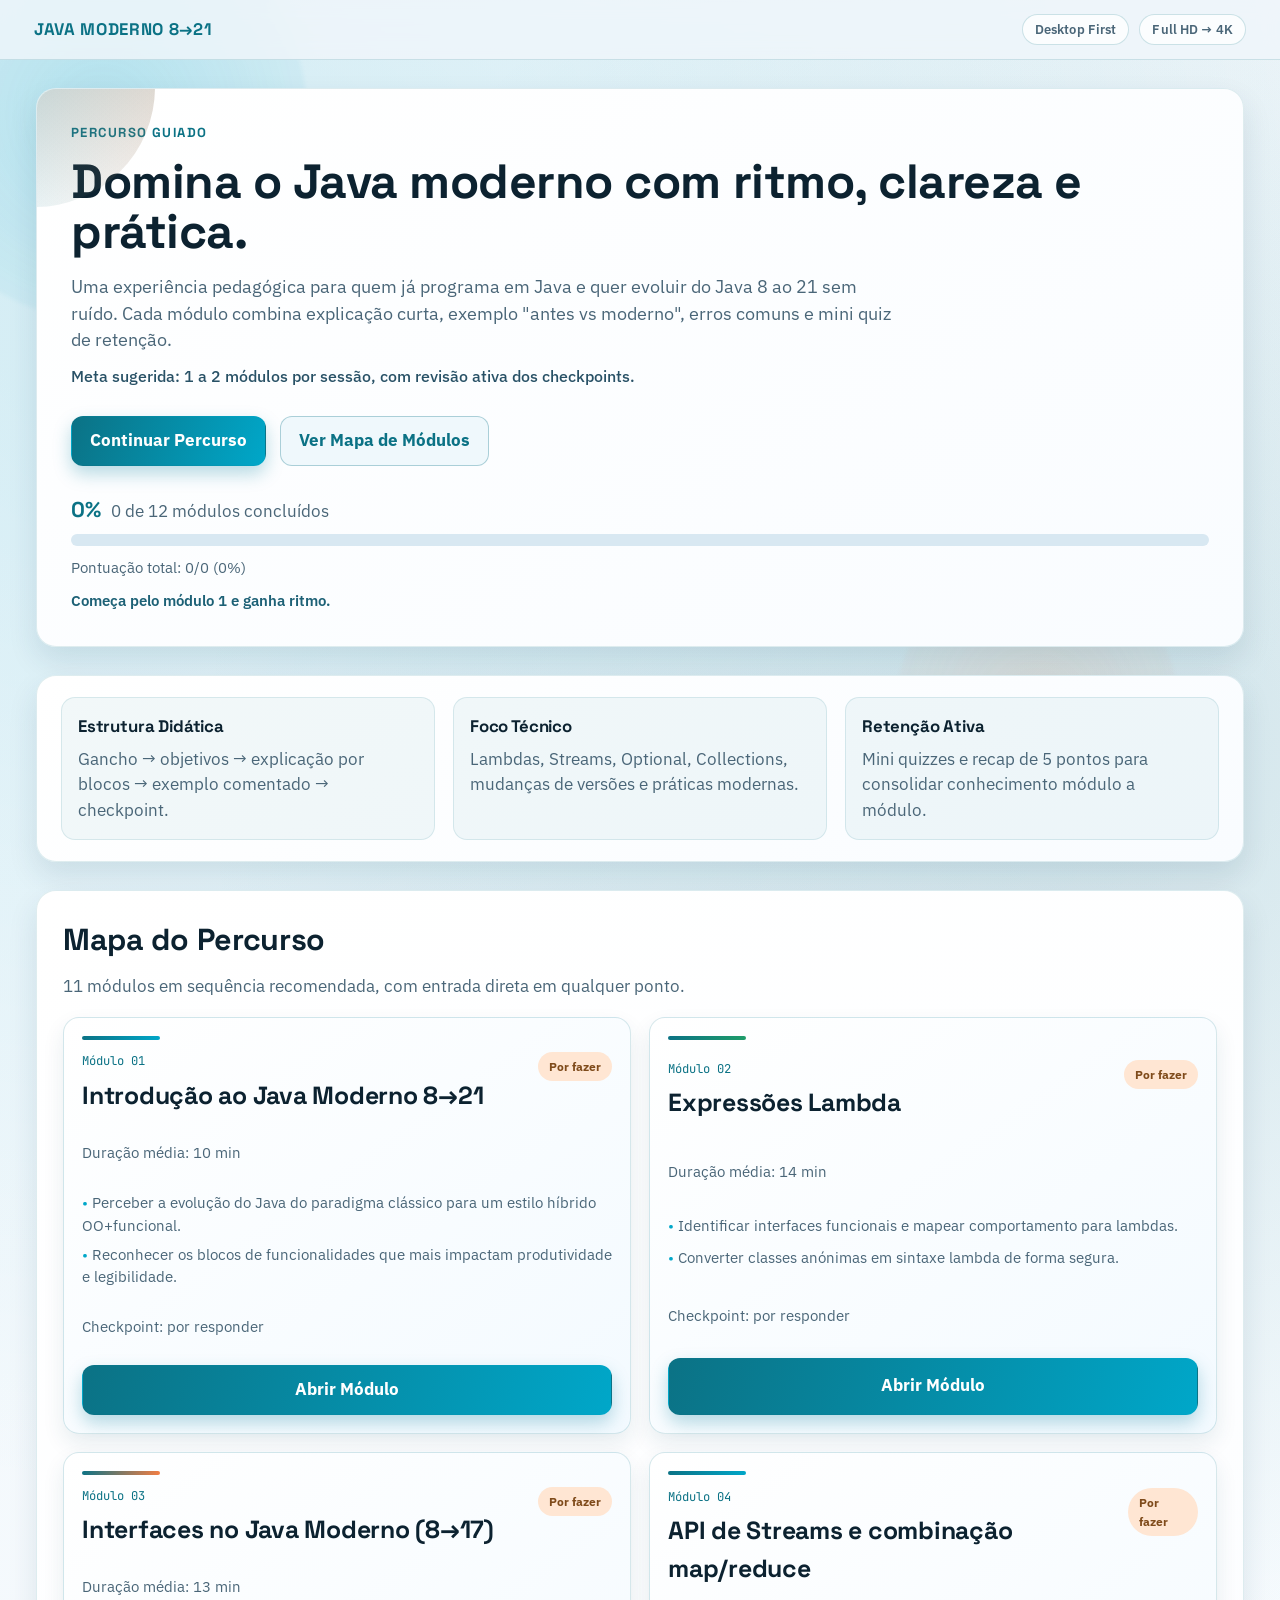
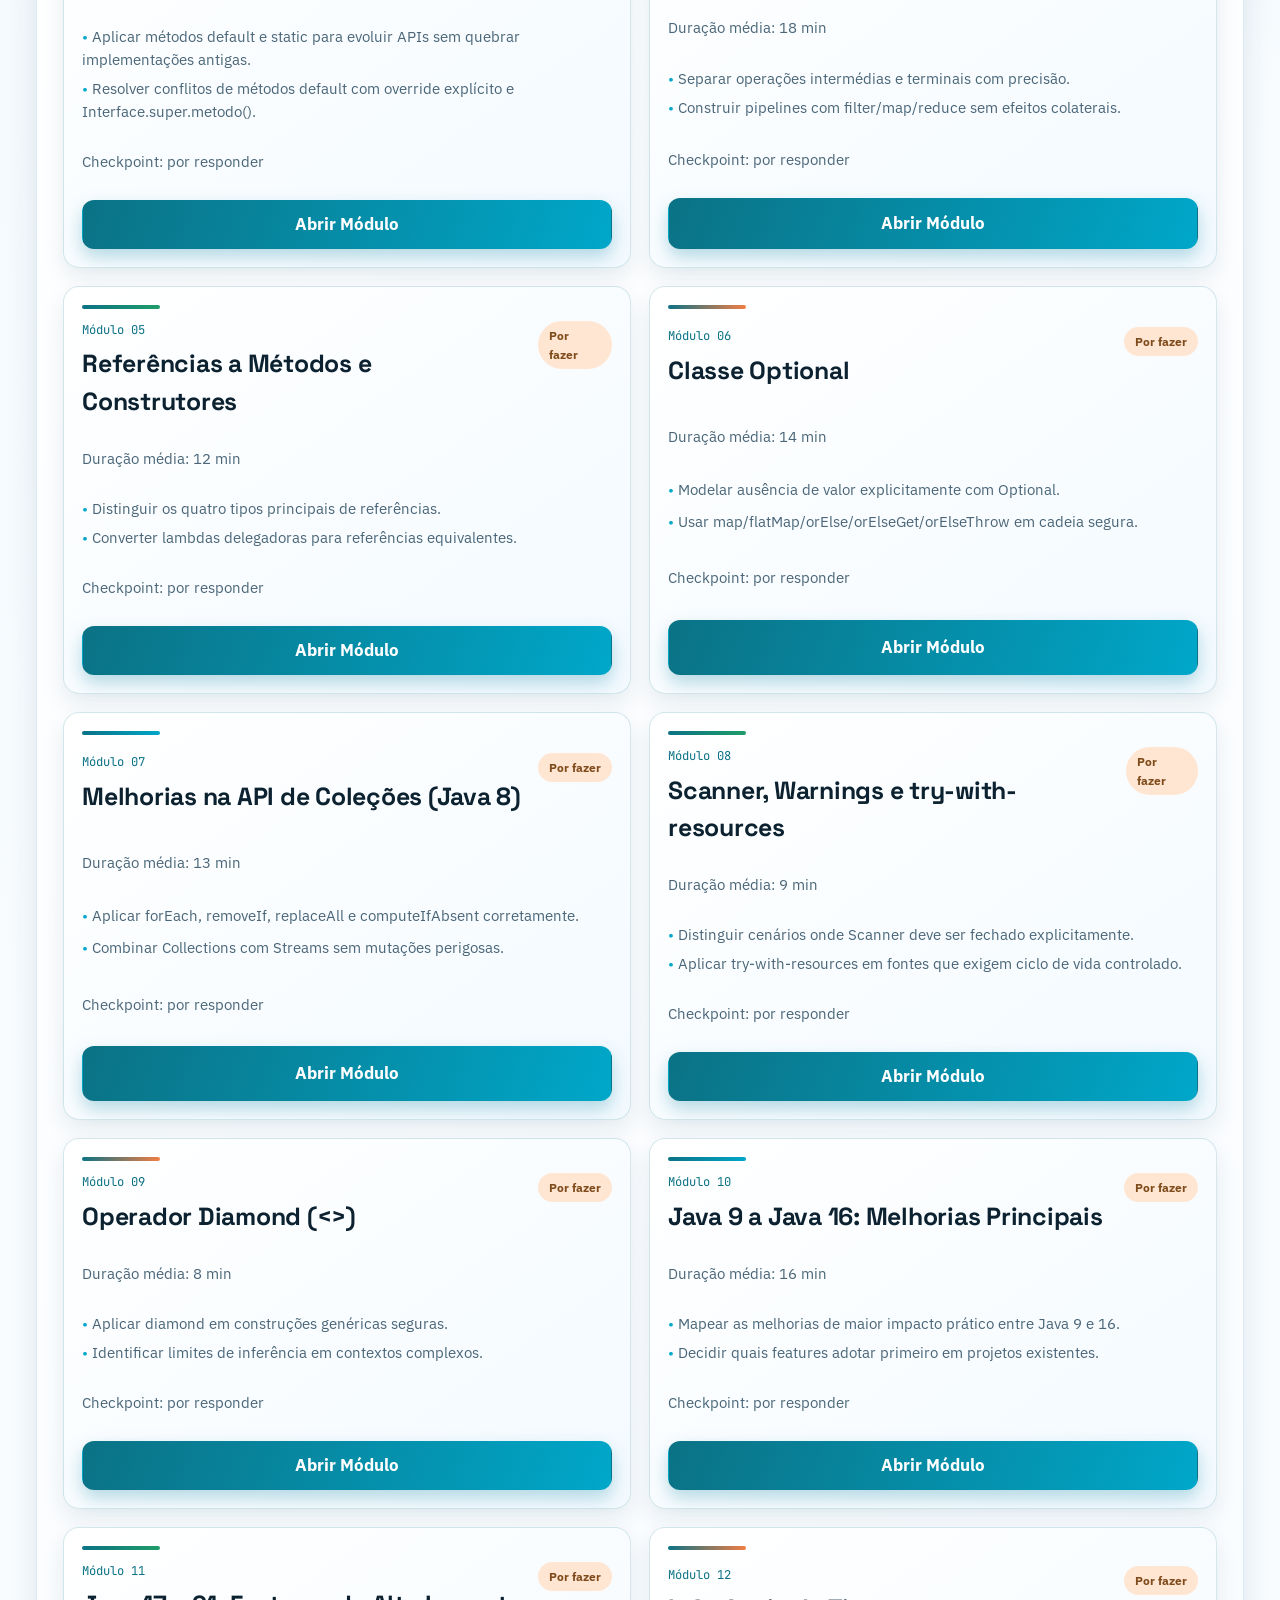
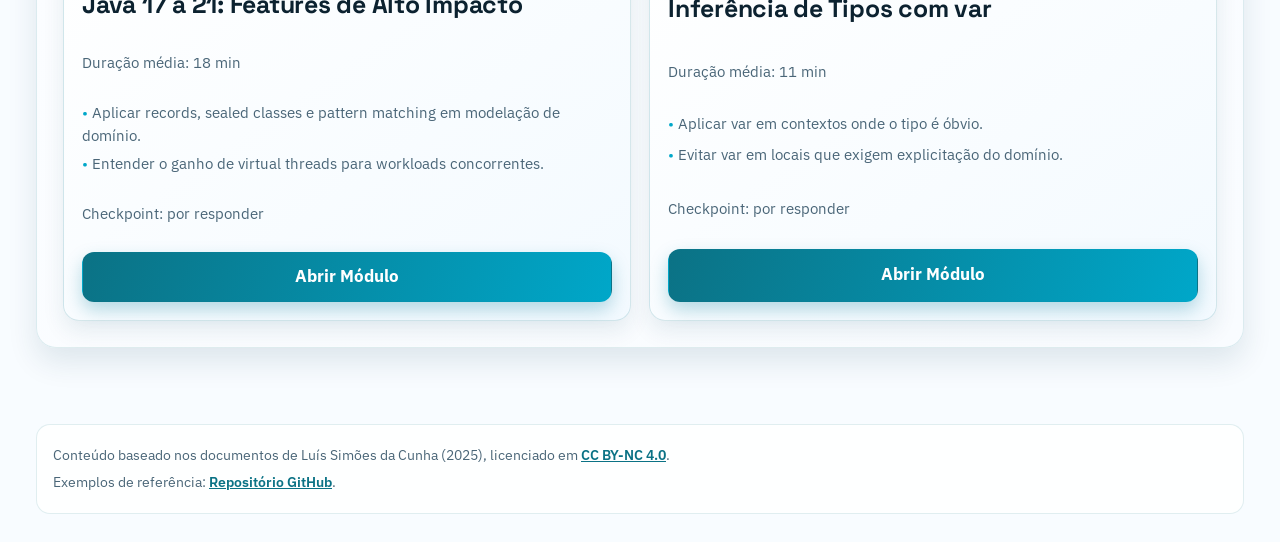
<file: index.html>
<!doctype html>
<html lang="pt-PT">
<head>
  <meta charset="utf-8">
  <meta name="viewport" content="width=device-width, initial-scale=1">
  <title>Java Moderno 8→21 | Percurso Desktop</title>
  <meta name="description" content="Percurso guiado e motivador para dominar Java moderno do 8 ao 21, com exemplos, checkpoints e progresso.">
  <link rel="preconnect" href="https://fonts.googleapis.com">
  <link rel="preconnect" href="https://fonts.gstatic.com" crossorigin>
  <link href="https://fonts.googleapis.com/css2?family=IBM+Plex+Sans:wght@400;500;600;700&family=JetBrains+Mono:wght@400;600&family=Space+Grotesk:wght@500;600;700&display=swap" rel="stylesheet">
  <link rel="stylesheet" href="assets/css/styles.css">
</head>
<body class="home-page">
  <a class="skip-link" href="#main-content">Saltar para o conteúdo</a>
  <div class="bg-shape bg-shape-a" aria-hidden="true"></div>
  <div class="bg-shape bg-shape-b" aria-hidden="true"></div>

  <header class="site-topbar">
    <div class="topbar-inner">
      <p class="brand">Java Moderno 8→21</p>
      <div class="topbar-meta">
        <span class="chip">Desktop First</span>
        <span class="chip">Full HD → 4K</span>
      </div>
    </div>
  </header>

  <main id="main-content" class="home-main">
    <section class="hero-panel" data-reveal>
      <p class="eyebrow">Percurso Guiado</p>
      <h1>Domina o Java moderno com ritmo, clareza e prática.</h1>
      <p class="hero-copy">
        Uma experiência pedagógica para quem já programa em Java e quer evoluir do Java 8 ao 21 sem ruído.
        Cada módulo combina explicação curta, exemplo "antes vs moderno", erros comuns e mini quiz de retenção.
      </p>
      <p class="hero-subcopy">Meta sugerida: 1 a 2 módulos por sessão, com revisão ativa dos checkpoints.</p>
      <div class="hero-cta-row">
        <a id="btn-start" class="btn btn-primary" href="modulos/01-introducao.html">Começar Percurso</a>
        <a class="btn btn-secondary" href="#modulos">Ver Mapa de Módulos</a>
      </div>
      <div class="hero-progress">
        <div class="hero-progress-meta">
          <strong id="global-progress-label">0%</strong>
          <span id="global-progress-text">0 de 11 módulos concluídos</span>
        </div>
        <div
          class="progress-track"
          role="progressbar"
          aria-label="Progresso total do curso"
          aria-valuemin="0"
          aria-valuemax="100"
          aria-valuenow="0"
        >
          <span id="global-progress-bar" class="progress-fill"></span>
        </div>
        <p id="global-score-text" class="hero-score">Pontuação total: 0/0 (0%)</p>
        <p id="global-motivation-text" class="hero-motivation">Começa pelo módulo 1 e ganha ritmo.</p>
      </div>
    </section>

    <section class="strip-panel" data-reveal>
      <article class="strip-item">
        <h2>Estrutura Didática</h2>
        <p>Gancho → objetivos → explicação por blocos → exemplo comentado → checkpoint.</p>
      </article>
      <article class="strip-item">
        <h2>Foco Técnico</h2>
        <p>Lambdas, Streams, Optional, Collections, mudanças de versões e práticas modernas.</p>
      </article>
      <article class="strip-item">
        <h2>Retenção Ativa</h2>
        <p>Mini quizzes e recap de 5 pontos para consolidar conhecimento módulo a módulo.</p>
      </article>
    </section>

    <section id="modulos" class="modules-panel" data-reveal>
      <div class="modules-head">
        <h2>Mapa do Percurso</h2>
        <p>11 módulos em sequência recomendada, com entrada direta em qualquer ponto.</p>
      </div>
      <div id="modules-grid" class="modules-grid" aria-live="polite"></div>
    </section>
  </main>

  <footer class="site-footer">
    <div class="footer-inner">
      <p>
        Conteúdo baseado nos documentos de Luís Simões da Cunha (2025), licenciado em
        <a href="https://creativecommons.org/licenses/by-nc/4.0/" target="_blank" rel="noopener noreferrer">CC BY-NC 4.0</a>.
      </p>
      <p>
        Exemplos de referência:
        <a href="https://github.com/luiscunhacsc/java-features-from-v8-to-now" target="_blank" rel="noopener noreferrer">Repositório GitHub</a>.
      </p>
    </div>
  </footer>

  <script src="assets/js/modules-data.js"></script>
  <script src="assets/js/storage.js"></script>
  <script src="assets/js/common.js"></script>
  <script src="assets/js/index.js"></script>
</body>
</html>
</file>
<file: assets/css/styles.css>
:root {
  --bg: #f0f6fa;
  --bg-soft: #e7f2f7;
  --surface: #ffffff;
  --surface-strong: #f9fcff;
  --ink: #0c2230;
  --ink-soft: #4a6678;
  --line: #c9dde8;
  --ciano: #00a7c9;
  --petroleo: #0b7285;
  --laranja: #f47e43;
  --ok: #1f9d69;
  --warn: #bf6b16;
  --danger: #ba4332;
  --shadow-lg: 0 26px 48px rgba(8, 57, 81, 0.14);
  --shadow-md: 0 14px 30px rgba(8, 57, 81, 0.11);
  --radius-lg: 20px;
  --radius-md: 14px;
  --max-home: 1900px;
  --max-module: 2000px;
  --content-measure: 1240px;
  --text-base: 17px;
  --text-lg: 1.12rem;
  --text-sm: 0.95rem;
  --title-xl: clamp(2.4rem, 2vw + 1.4rem, 4rem);
  --title-lg: clamp(1.4rem, 1vw + 1.1rem, 2.15rem);
  --title-md: clamp(1.2rem, 0.7vw + 1rem, 1.55rem);
  --gap-home: 28px;
  --gap-module: 26px;
  --hero-measure: 76ch;
  --hero-sub-measure: 64ch;
  --home-columns: 3;
}

*,
*::before,
*::after {
  box-sizing: border-box;
}

html {
  scroll-behavior: smooth;
}

body {
  margin: 0;
  min-height: 100vh;
  background:
    radial-gradient(circle at 12% 8%, rgba(0, 167, 201, 0.13), transparent 33%),
    radial-gradient(circle at 88% 20%, rgba(11, 114, 133, 0.15), transparent 29%),
    linear-gradient(145deg, var(--bg), #f8fcff 58%);
  color: var(--ink);
  font-family: "IBM Plex Sans", "Segoe UI", Arial, sans-serif;
  font-size: var(--text-base);
  line-height: 1.5;
}

a {
  color: inherit;
}

.skip-link {
  position: fixed;
  left: 18px;
  top: -46px;
  z-index: 120;
  border-radius: 8px;
  padding: 8px 12px;
  background: #052b39;
  color: #ffffff;
  font-weight: 700;
  text-decoration: none;
  transition: top 0.16s ease;
}

.skip-link:focus-visible {
  top: 14px;
  outline: 3px solid rgba(0, 167, 201, 0.45);
  outline-offset: 2px;
}

.bg-shape {
  position: fixed;
  pointer-events: none;
  border-radius: 999px;
  filter: blur(2px);
  opacity: 0.55;
  z-index: -1;
}

.bg-shape-a {
  width: 32vw;
  height: 32vw;
  top: -7vw;
  left: -8vw;
  background: radial-gradient(circle, rgba(0, 167, 201, 0.32), rgba(0, 167, 201, 0));
}

.bg-shape-b {
  width: 22vw;
  height: 22vw;
  right: 8vw;
  bottom: 6vh;
  background: radial-gradient(circle, rgba(244, 126, 67, 0.22), rgba(244, 126, 67, 0));
}

.bg-shape-c {
  width: 26vw;
  height: 26vw;
  top: 38vh;
  right: -9vw;
  background: radial-gradient(circle, rgba(11, 114, 133, 0.24), rgba(11, 114, 133, 0));
}

.site-topbar {
  position: sticky;
  top: 0;
  z-index: 20;
  backdrop-filter: blur(10px);
  background: rgba(240, 246, 250, 0.82);
  border-bottom: 1px solid rgba(11, 114, 133, 0.16);
}

.topbar-inner {
  max-width: var(--max-home);
  margin: 0 auto;
  padding: 14px 34px;
  display: flex;
  align-items: center;
  justify-content: space-between;
  gap: 14px;
}

.brand {
  margin: 0;
  font-family: "Space Grotesk", "IBM Plex Sans", sans-serif;
  font-size: 1.05rem;
  letter-spacing: 0.04em;
  font-weight: 700;
  color: var(--petroleo);
  text-transform: uppercase;
}

.brand-link {
  text-decoration: none;
}

.topbar-meta {
  display: inline-flex;
  align-items: center;
  gap: 10px;
}

.chip {
  display: inline-flex;
  align-items: center;
  justify-content: center;
  border: 1px solid rgba(11, 114, 133, 0.2);
  border-radius: 999px;
  padding: 5px 12px;
  font-size: 0.8rem;
  color: var(--ink-soft);
  background: rgba(255, 255, 255, 0.72);
  font-weight: 600;
  letter-spacing: 0.01em;
}

.chip-strong {
  color: #ffffff;
  border-color: transparent;
  background: linear-gradient(110deg, var(--petroleo), var(--ciano));
}

.home-main {
  max-width: var(--max-home);
  margin: 0 auto;
  padding: 28px 36px 50px;
  display: grid;
  gap: var(--gap-home);
}

.hero-panel,
.strip-panel,
.interfaces-panel,
.modules-panel,
.content-card {
  background: linear-gradient(150deg, var(--surface), var(--surface-strong));
  border: 1px solid rgba(11, 114, 133, 0.13);
  border-radius: var(--radius-lg);
  box-shadow: var(--shadow-md);
}

.hero-panel {
  padding: 34px;
  position: relative;
  overflow: clip;
}

.hero-panel::before {
  content: "";
  position: absolute;
  inset: -2px auto auto -2px;
  width: 120px;
  height: 120px;
  background:
    linear-gradient(145deg, rgba(11, 114, 133, 0.22), rgba(11, 114, 133, 0)),
    linear-gradient(220deg, rgba(244, 126, 67, 0.18), rgba(244, 126, 67, 0));
  border-radius: 0 0 100% 0;
  pointer-events: none;
}

.eyebrow {
  margin: 0;
  font-family: "Space Grotesk", sans-serif;
  font-size: 0.82rem;
  letter-spacing: 0.11em;
  text-transform: uppercase;
  color: var(--petroleo);
  font-weight: 700;
}

h1,
h2,
h3,
h4 {
  font-family: "Space Grotesk", "IBM Plex Sans", sans-serif;
  letter-spacing: -0.01em;
  margin-top: 0;
}

h1 {
  font-size: var(--title-xl);
  line-height: 1.05;
  margin: 14px 0 16px;
}

h2 {
  font-size: var(--title-lg);
  margin-bottom: 11px;
}

h3 {
  font-size: var(--title-md);
  margin-bottom: 7px;
}

.hero-copy {
  margin: 0;
  color: var(--ink-soft);
  max-width: var(--hero-measure);
  font-size: var(--text-lg);
}

.hero-subcopy {
  margin: 10px 0 0;
  color: #285166;
  max-width: var(--hero-sub-measure);
  font-size: 1rem;
  font-weight: 500;
}

.hero-cta-row {
  margin-top: 28px;
  display: flex;
  align-items: center;
  gap: 14px;
}

.btn {
  display: inline-flex;
  align-items: center;
  justify-content: center;
  border-radius: 12px;
  padding: 11px 18px;
  font-weight: 700;
  text-decoration: none;
  cursor: pointer;
  border: 1px solid transparent;
  transition: transform 0.16s ease, box-shadow 0.16s ease, background-color 0.16s ease;
}

.btn:hover {
  transform: translateY(-1px);
}

.btn:focus-visible {
  outline: 3px solid rgba(0, 167, 201, 0.35);
  outline-offset: 2px;
}

.btn-primary {
  color: #ffffff;
  background: linear-gradient(110deg, var(--petroleo), var(--ciano));
  box-shadow: 0 8px 18px rgba(0, 127, 153, 0.28);
}

.btn-secondary {
  color: var(--petroleo);
  border-color: rgba(11, 114, 133, 0.3);
  background: #eff8fc;
}

.hero-progress {
  margin-top: 28px;
  display: grid;
  gap: 8px;
}

.hero-score {
  margin: 2px 0 0;
  color: var(--ink-soft);
  font-size: var(--text-sm);
}

.hero-motivation {
  margin: 2px 0 0;
  color: #1d6176;
  font-size: var(--text-sm);
  font-weight: 600;
}

.hero-progress-meta {
  display: flex;
  align-items: baseline;
  gap: 10px;
}

.hero-progress-meta strong {
  font-family: "Space Grotesk", sans-serif;
  font-size: 1.34rem;
  color: var(--petroleo);
}

.hero-progress-meta span {
  color: var(--ink-soft);
}

.progress-track {
  width: 100%;
  height: 12px;
  border-radius: 999px;
  background: #d8e8f2;
  overflow: hidden;
}

.progress-fill {
  display: block;
  height: 100%;
  width: 0;
  border-radius: 999px;
  background: linear-gradient(110deg, var(--laranja), var(--ciano));
  transition: width 0.45s ease;
}

.strip-panel {
  padding: 21px 24px;
  display: grid;
  grid-template-columns: repeat(3, minmax(0, 1fr));
  gap: 18px;
}

.strip-item {
  background: rgba(11, 114, 133, 0.05);
  border: 1px solid rgba(11, 114, 133, 0.12);
  border-radius: 14px;
  padding: 16px;
}

.strip-item h2 {
  font-size: 1.05rem;
  margin-bottom: 8px;
}

.strip-item p {
  margin: 0;
  color: var(--ink-soft);
}

.interfaces-panel {
  padding: 26px;
  display: grid;
  gap: 18px;
}

.interfaces-head p {
  margin: 0;
  color: var(--ink-soft);
  max-width: var(--hero-measure);
}

.interfaces-grid {
  display: grid;
  grid-template-columns: repeat(2, minmax(0, 1fr));
  gap: 14px;
}

.interfaces-item {
  border-radius: 14px;
  border: 1px solid rgba(11, 114, 133, 0.16);
  background: linear-gradient(145deg, #ffffff, #f2fbff);
  padding: 15px;
}

.interfaces-item h3 {
  margin-bottom: 8px;
}

.interfaces-item p {
  margin: 0;
  color: var(--ink-soft);
}

.interfaces-item code,
.interfaces-example code {
  font-family: "JetBrains Mono", monospace;
}

.interfaces-examples {
  display: grid;
  grid-template-columns: repeat(2, minmax(0, 1fr));
  gap: 14px;
}

.interfaces-example {
  border-radius: 14px;
  border: 1px solid rgba(11, 114, 133, 0.16);
  background: #fcfeff;
  padding: 15px;
}

.interfaces-example h3 {
  margin-bottom: 7px;
}

.interfaces-example p {
  margin: 0;
  color: var(--ink-soft);
}

.interfaces-code {
  margin: 10px 0 0;
  padding: 12px;
  border-radius: 10px;
  border: 1px solid rgba(11, 114, 133, 0.16);
  background: #f5fbff;
  font-family: "JetBrains Mono", monospace;
  font-size: 0.84rem;
  line-height: 1.5;
  overflow-x: auto;
}

.interfaces-sources {
  border-top: 1px dashed rgba(11, 114, 133, 0.28);
  padding-top: 12px;
}

.interfaces-sources h3 {
  margin-bottom: 7px;
}

.interfaces-sources ul {
  margin: 0;
  padding-left: 20px;
  display: grid;
  gap: 6px;
}

.interfaces-sources a {
  color: var(--petroleo);
  font-weight: 600;
}

.interfaces-sources a:focus-visible {
  outline: 3px solid rgba(0, 167, 201, 0.38);
  outline-offset: 2px;
  border-radius: 4px;
}

.modules-panel {
  padding: 26px;
}

.modules-head p {
  margin-top: 0;
  color: var(--ink-soft);
}

.modules-grid {
  margin-top: 18px;
  display: grid;
  grid-template-columns: repeat(var(--home-columns), minmax(0, 1fr));
  gap: 18px;
}

.module-card {
  border-radius: 16px;
  border: 1px solid rgba(11, 114, 133, 0.16);
  background: linear-gradient(145deg, #ffffff, #f3faff);
  box-shadow: 0 10px 22px rgba(9, 61, 86, 0.09);
  padding: 18px;
  display: grid;
  gap: 12px;
  transition: transform 0.2s ease, box-shadow 0.2s ease;
}

.module-card::before {
  content: "";
  display: block;
  width: 78px;
  height: 4px;
  border-radius: 99px;
  background: linear-gradient(110deg, var(--petroleo), var(--ciano));
}

.module-card.tone-a::before {
  background: linear-gradient(110deg, var(--petroleo), var(--ciano));
}

.module-card.tone-b::before {
  background: linear-gradient(110deg, #0b7285, #1f9d69);
}

.module-card.tone-c::before {
  background: linear-gradient(110deg, #0b7285, var(--laranja));
}

.module-card:hover {
  transform: translateY(-2px);
  box-shadow: 0 16px 30px rgba(9, 61, 86, 0.13);
}

.module-card-head {
  display: flex;
  align-items: flex-start;
  justify-content: space-between;
  gap: 10px;
}

.module-kicker {
  margin: 0;
  font-family: "JetBrains Mono", monospace;
  font-size: 0.76rem;
  color: var(--petroleo);
}

.module-card h3 {
  margin: 6px 0 0;
}

.module-meta {
  display: flex;
  align-items: center;
  gap: 8px;
  color: var(--ink-soft);
  font-size: var(--text-sm);
}

.module-objectives {
  list-style: none;
  margin: 0;
  padding: 0;
  display: grid;
  gap: 6px;
  color: var(--ink-soft);
  font-size: var(--text-sm);
}

.module-objectives li::before {
  content: "• ";
  color: var(--ciano);
}

.status-pill {
  display: inline-flex;
  align-items: center;
  border-radius: 999px;
  padding: 5px 11px;
  font-size: 0.78rem;
  font-weight: 700;
}

.status-pill.is-done {
  color: #ffffff;
  background: linear-gradient(110deg, #1b9d69, #3abc8c);
}

.status-pill.is-pending {
  color: #7f4b1b;
  background: #ffe6d3;
}

.module-card .btn {
  width: 100%;
}

.site-footer {
  margin: 26px auto 0;
  max-width: var(--max-home);
  padding: 0 36px 28px;
}

.footer-inner {
  background: rgba(255, 255, 255, 0.84);
  border: 1px solid rgba(11, 114, 133, 0.12);
  border-radius: 14px;
  padding: 14px 16px;
  color: var(--ink-soft);
  font-size: 0.88rem;
}

.footer-inner p {
  margin: 6px 0;
}

.footer-inner a {
  color: var(--petroleo);
  font-weight: 600;
}

.module-shell {
  max-width: var(--max-module);
  margin: 0 auto;
  padding: 28px 30px 44px;
  display: grid;
  grid-template-columns: 360px 1fr;
  gap: var(--gap-module);
}

.module-sidebar {
  position: sticky;
  top: 84px;
  align-self: start;
  background: rgba(255, 255, 255, 0.86);
  border: 1px solid rgba(11, 114, 133, 0.15);
  border-radius: var(--radius-lg);
  padding: 20px;
  box-shadow: var(--shadow-md);
}

.module-sidebar h2 {
  margin-bottom: 6px;
}

.sidebar-progress {
  margin: 0;
  color: var(--ink-soft);
  font-size: var(--text-sm);
}

.sidebar-modules {
  list-style: none;
  margin: 14px 0 0;
  padding: 0;
  display: grid;
  gap: 6px;
}

.sidebar-modules a {
  text-decoration: none;
  display: grid;
  gap: 3px;
  padding: 10px 11px;
  border-radius: 11px;
  border: 1px solid transparent;
  color: var(--ink-soft);
}

.sidebar-modules a:hover {
  border-color: rgba(11, 114, 133, 0.2);
  background: #eef8fd;
}

.sidebar-modules a:focus-visible {
  outline: 3px solid rgba(0, 167, 201, 0.4);
  outline-offset: 2px;
}

.sidebar-modules a.is-active {
  color: #ffffff;
  background: linear-gradient(110deg, var(--petroleo), var(--ciano));
}

.sidebar-item-head {
  font-family: "JetBrains Mono", monospace;
  font-size: 0.72rem;
  text-transform: uppercase;
  opacity: 0.92;
}

.sidebar-item-title {
  font-size: 0.88rem;
  line-height: 1.35;
}

.module-content {
  display: grid;
  gap: 18px;
  justify-items: start;
}

.module-content > * {
  width: min(100%, var(--content-measure));
}

.content-card {
  padding: 22px;
}

.content-card > h2 {
  position: relative;
  padding-left: 14px;
}

.content-card > h2::before {
  content: "";
  position: absolute;
  left: 0;
  top: 0.22em;
  width: 6px;
  height: 1.05em;
  border-radius: 99px;
  background: linear-gradient(180deg, var(--laranja), var(--ciano));
}

.hero-card {
  background: linear-gradient(130deg, #ffffff, #f2fbff);
}

.hero-meta-row {
  margin-top: 18px;
  display: flex;
  align-items: center;
  gap: 12px;
}

.panel-head {
  display: flex;
  justify-content: space-between;
  align-items: baseline;
  gap: 12px;
}

.panel-head p {
  margin: 0;
  color: var(--ink-soft);
}

.clean-list {
  margin: 0;
  padding-left: 20px;
  display: grid;
  gap: 8px;
}

.clean-list li {
  color: #1e3a49;
}

.explain-block {
  border: 1px solid rgba(11, 114, 133, 0.15);
  border-radius: 12px;
  padding: 14px;
  background: #fbfeff;
}

.explain-block + .explain-block {
  margin-top: 12px;
}

.explain-block p {
  margin: 7px 0 0;
  color: var(--ink-soft);
}

.example-card {
  border: 1px solid rgba(11, 114, 133, 0.16);
  border-radius: 12px;
  background: #faffff;
  padding: 14px;
}

.example-card + .example-card {
  margin-top: 14px;
}

.example-grid {
  display: grid;
  grid-template-columns: repeat(2, minmax(0, 1fr));
  gap: 12px;
  margin-top: 10px;
}

.example-pane {
  border: 1px solid rgba(11, 114, 133, 0.12);
  border-radius: 10px;
  overflow: hidden;
  background: #f8fcff;
}

.example-pane-head {
  margin: 0;
  padding: 8px 10px;
  font-size: 0.83rem;
  font-weight: 700;
  color: var(--petroleo);
  background: rgba(11, 114, 133, 0.08);
  border-bottom: 1px solid rgba(11, 114, 133, 0.1);
}

pre[class*="language-"] {
  margin: 0;
  border-radius: 0;
  font-family: "JetBrains Mono", monospace;
  font-size: 0.87rem;
}

.code-wrap {
  position: relative;
}

.copy-btn {
  position: absolute;
  right: 10px;
  top: 10px;
  border: 1px solid rgba(11, 114, 133, 0.25);
  background: rgba(255, 255, 255, 0.9);
  color: var(--petroleo);
  border-radius: 9px;
  font-size: 0.72rem;
  font-weight: 700;
  padding: 4px 8px;
  cursor: pointer;
}

.copy-btn:hover {
  background: #ffffff;
}

.copy-btn:focus-visible {
  outline: 3px solid rgba(0, 167, 201, 0.42);
  outline-offset: 2px;
}

.quiz-question {
  border: 1px solid rgba(11, 114, 133, 0.14);
  border-radius: 12px;
  padding: 12px;
  background: #fafdff;
}

.quiz-question + .quiz-question {
  margin-top: 10px;
}

.quiz-question legend {
  font-weight: 700;
  padding: 0 4px;
}

.quiz-option {
  display: flex;
  gap: 10px;
  align-items: flex-start;
  margin: 7px 0;
  color: #2e4b5b;
}

.quiz-actions {
  margin-top: 14px;
  display: flex;
  align-items: center;
  gap: 10px;
}

.quiz-result {
  min-height: 12px;
  margin-top: 12px;
  color: var(--ink-soft);
}

.quiz-result.good {
  color: var(--ok);
  font-weight: 700;
}

.quiz-result.warn {
  color: var(--warn);
  font-weight: 700;
}

.quiz-feedback-list {
  margin: 10px 0 0;
  padding-left: 20px;
  display: grid;
  gap: 6px;
}

.quiz-feedback-ok {
  color: var(--ok);
}

.quiz-feedback-ko {
  color: var(--danger);
}

.recap-list {
  margin: 0;
  padding-left: 22px;
  display: grid;
  gap: 7px;
}

.bridge-copy {
  margin: 14px 0 0;
  color: var(--ink-soft);
}

.module-nav {
  display: flex;
  justify-content: space-between;
  gap: 12px;
}

.copy-toast {
  position: fixed;
  right: 24px;
  bottom: 24px;
  opacity: 0;
  pointer-events: none;
  background: rgba(12, 34, 48, 0.94);
  color: #ffffff;
  border-radius: 10px;
  padding: 9px 12px;
  font-size: 0.84rem;
  transform: translateY(12px);
  transition: opacity 0.22s ease, transform 0.22s ease;
}

.copy-toast.is-visible {
  opacity: 1;
  transform: translateY(0);
}

[data-reveal] {
  opacity: 0;
  transform: translateY(26px) scale(0.99);
  transition: opacity 0.45s ease, transform 0.45s ease;
  transition-delay: var(--reveal-delay, 0ms);
}

[data-reveal].is-visible {
  opacity: 1;
  transform: translateY(0) scale(1);
}

@media (min-width: 1920px) {
  :root {
    --max-home: 2280px;
    --max-module: 2520px;
    --content-measure: 1380px;
    --text-base: 19px;
    --text-lg: 1.15rem;
    --text-sm: 1rem;
    --hero-measure: 74ch;
    --hero-sub-measure: 60ch;
    --gap-home: 32px;
    --gap-module: 30px;
    --home-columns: 4;
  }

  .topbar-inner {
    padding-left: 46px;
    padding-right: 46px;
  }

  .home-main {
    padding: 34px 46px 62px;
  }

  .hero-panel {
    padding: 40px;
  }

  .strip-panel,
  .interfaces-panel,
  .modules-panel,
  .content-card {
    border-radius: 22px;
  }

  .module-card {
    min-height: 355px;
    padding: 22px;
  }

  .interfaces-panel {
    padding: 30px;
    gap: 20px;
  }

  .interfaces-grid,
  .interfaces-examples {
    gap: 18px;
  }

  .interfaces-item,
  .interfaces-example {
    padding: 18px;
  }

  .interfaces-code {
    font-size: 0.89rem;
  }

  .module-shell {
    grid-template-columns: 420px 1fr;
    padding: 32px 40px 54px;
  }

  .module-sidebar {
    padding: 24px;
  }

  .content-card {
    padding: 24px;
  }
}

@media (min-width: 2560px) {
  :root {
    --max-home: 2860px;
    --max-module: 3140px;
    --content-measure: 1540px;
    --text-base: 21px;
    --text-lg: 1.19rem;
    --text-sm: 1.06rem;
    --title-xl: clamp(3.1rem, 1.9vw + 2rem, 4.8rem);
    --title-lg: clamp(1.85rem, 0.9vw + 1.35rem, 2.55rem);
    --title-md: clamp(1.34rem, 0.52vw + 1.1rem, 1.78rem);
    --hero-measure: 70ch;
    --hero-sub-measure: 54ch;
    --gap-home: 36px;
    --home-columns: 4;
  }

  .site-topbar {
    border-bottom-width: 2px;
  }

  .hero-panel {
    display: grid;
    grid-template-columns: minmax(0, 1.35fr) minmax(340px, 0.95fr);
    column-gap: 34px;
    row-gap: 8px;
    align-items: start;
    padding: 46px;
  }

  .hero-panel > .eyebrow,
  .hero-panel > h1,
  .hero-panel > .hero-copy,
  .hero-panel > .hero-subcopy,
  .hero-panel > .hero-cta-row {
    grid-column: 1;
  }

  .hero-panel > .hero-progress {
    grid-column: 2;
    grid-row: 1 / span 5;
    align-self: center;
    margin-top: 0;
    padding-left: 24px;
    border-left: 2px solid rgba(11, 114, 133, 0.2);
  }

  .strip-panel {
    padding: 28px;
    gap: 22px;
  }

  .interfaces-panel {
    padding: 32px;
    gap: 22px;
  }

  .interfaces-grid,
  .interfaces-examples {
    gap: 20px;
  }

  .interfaces-item,
  .interfaces-example {
    padding: 20px;
  }

  .interfaces-code {
    font-size: 0.94rem;
  }

  .modules-panel {
    padding: 30px;
  }

  .modules-grid {
    gap: 22px;
  }

  .module-card {
    min-height: 386px;
    gap: 14px;
    padding: 24px;
  }

  .module-shell {
    grid-template-columns: 480px 1fr;
    padding: 36px 48px 64px;
  }

  .module-sidebar {
    top: 92px;
    padding: 26px;
  }

  .content-card {
    padding: 28px;
  }

  .example-grid {
    gap: 16px;
  }

  .copy-btn {
    font-size: 0.78rem;
    padding: 6px 11px;
  }

  pre[class*="language-"] {
    font-size: 0.97rem;
  }
}

@media (min-width: 3840px) {
  :root {
    --max-home: 3740px;
    --max-module: 3840px;
    --content-measure: 1700px;
    --text-base: 24px;
    --text-lg: 1.22rem;
    --text-sm: 1.08rem;
    --title-xl: clamp(3.5rem, 1.4vw + 2.4rem, 5.4rem);
    --title-lg: clamp(2rem, 0.7vw + 1.5rem, 2.8rem);
    --title-md: clamp(1.42rem, 0.5vw + 1.2rem, 1.95rem);
    --hero-measure: 66ch;
    --hero-sub-measure: 50ch;
    --home-columns: 5;
    --gap-home: 42px;
    --gap-module: 36px;
  }

  .topbar-inner {
    max-width: var(--max-home);
    padding: 18px 56px;
  }

  .chip {
    font-size: 0.86rem;
    padding: 6px 15px;
  }

  .home-main {
    padding: 40px 56px 78px;
  }

  .hero-panel {
    grid-template-columns: minmax(0, 1.3fr) minmax(420px, 0.9fr);
    padding: 58px;
    column-gap: 48px;
  }

  .hero-panel > .hero-progress {
    padding-left: 30px;
  }

  .strip-panel {
    padding: 32px;
    gap: 24px;
  }

  .interfaces-panel {
    padding: 36px;
    gap: 24px;
  }

  .interfaces-grid {
    grid-template-columns: repeat(4, minmax(0, 1fr));
    gap: 22px;
  }

  .interfaces-examples {
    gap: 22px;
  }

  .interfaces-item,
  .interfaces-example {
    padding: 22px;
    border-radius: 16px;
  }

  .interfaces-code {
    font-size: 1rem;
  }

  .modules-panel {
    padding: 34px;
  }

  .modules-grid {
    gap: 24px;
  }

  .module-card {
    min-height: 412px;
    padding: 28px;
    gap: 16px;
  }

  .module-shell {
    grid-template-columns: 560px 1fr;
    padding: 42px 56px 78px;
  }

  .module-sidebar {
    top: 102px;
    padding: 30px;
  }

  .content-card {
    padding: 32px;
    border-radius: 24px;
  }

  .example-grid {
    gap: 20px;
  }

  .copy-btn {
    font-size: 0.82rem;
    padding: 7px 12px;
  }

  pre[class*="language-"] {
    font-size: 1.03rem;
  }
}

@media (max-width: 1400px) {
  .modules-grid {
    grid-template-columns: repeat(2, minmax(0, 1fr));
  }

  .module-shell {
    grid-template-columns: 310px 1fr;
    padding: 24px;
  }
}

@media (max-width: 1100px) {
  .topbar-inner,
  .home-main,
  .site-footer {
    padding-left: 18px;
    padding-right: 18px;
  }

  .strip-panel {
    grid-template-columns: 1fr;
  }

  .interfaces-grid,
  .interfaces-examples {
    grid-template-columns: 1fr;
  }

  .modules-grid {
    grid-template-columns: 1fr;
  }

  .module-shell {
    grid-template-columns: 1fr;
    gap: 16px;
    padding: 18px;
  }

  .module-sidebar {
    position: static;
  }

  .example-grid {
    grid-template-columns: 1fr;
  }

  .module-nav {
    flex-direction: column;
  }

  .module-nav .btn {
    width: 100%;
  }
}

@media (prefers-reduced-motion: reduce) {
  html {
    scroll-behavior: auto;
  }

  *,
  *::before,
  *::after {
    animation-duration: 0.01ms !important;
    animation-iteration-count: 1 !important;
    transition-duration: 0.01ms !important;
  }

  [data-reveal] {
    opacity: 1;
    transform: none;
  }
}
</file>
